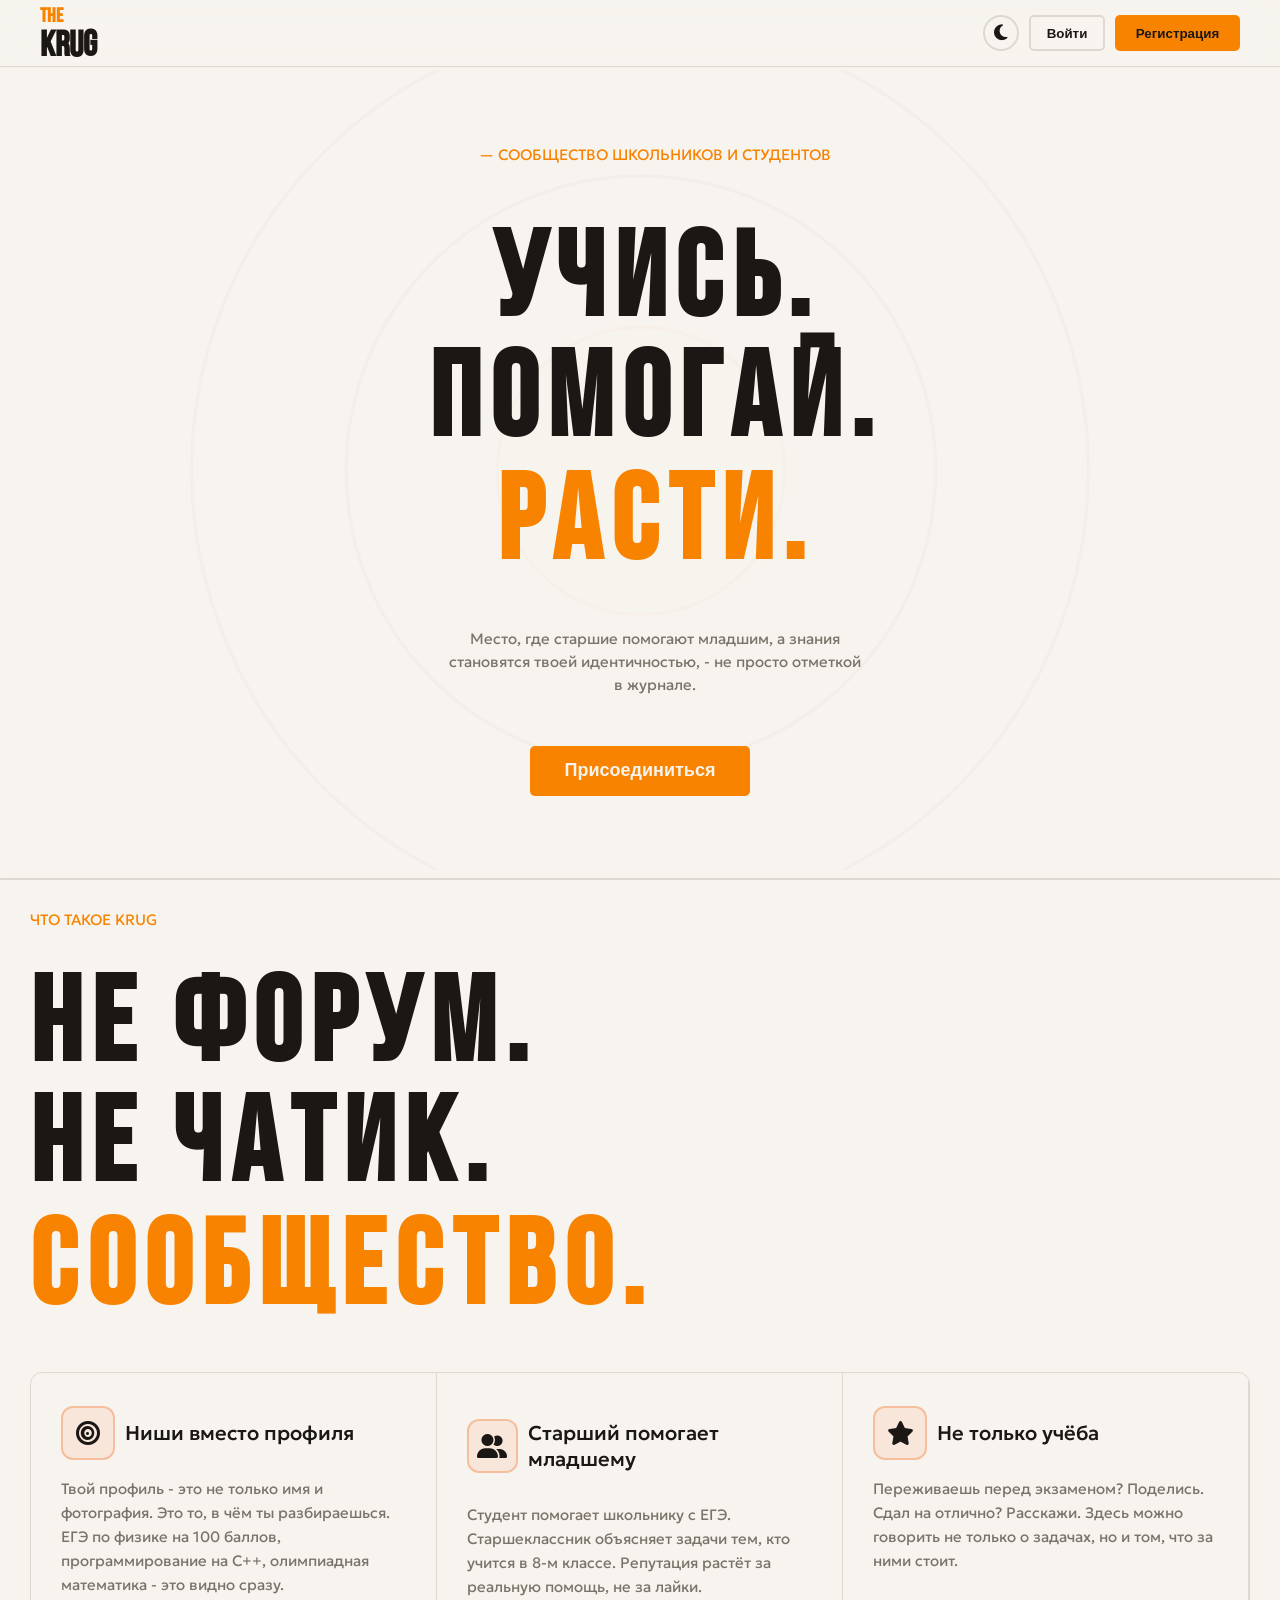
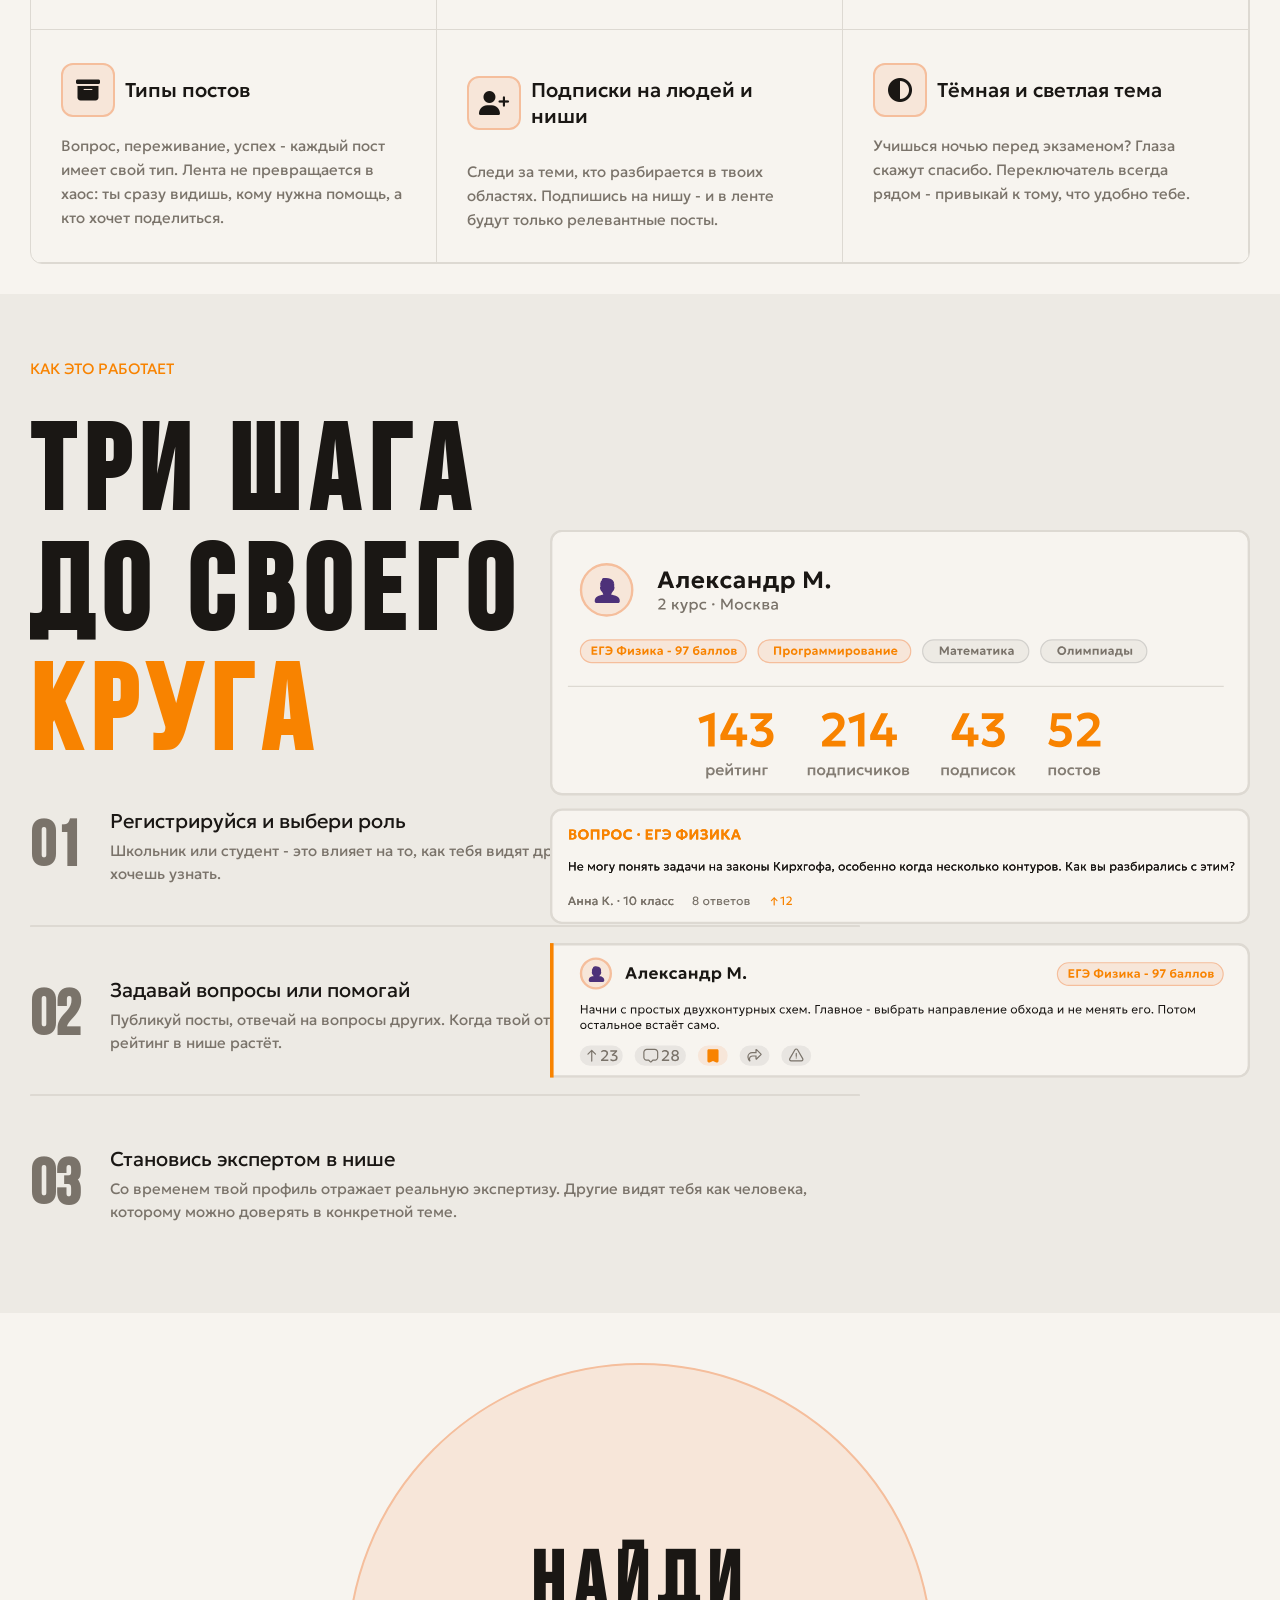
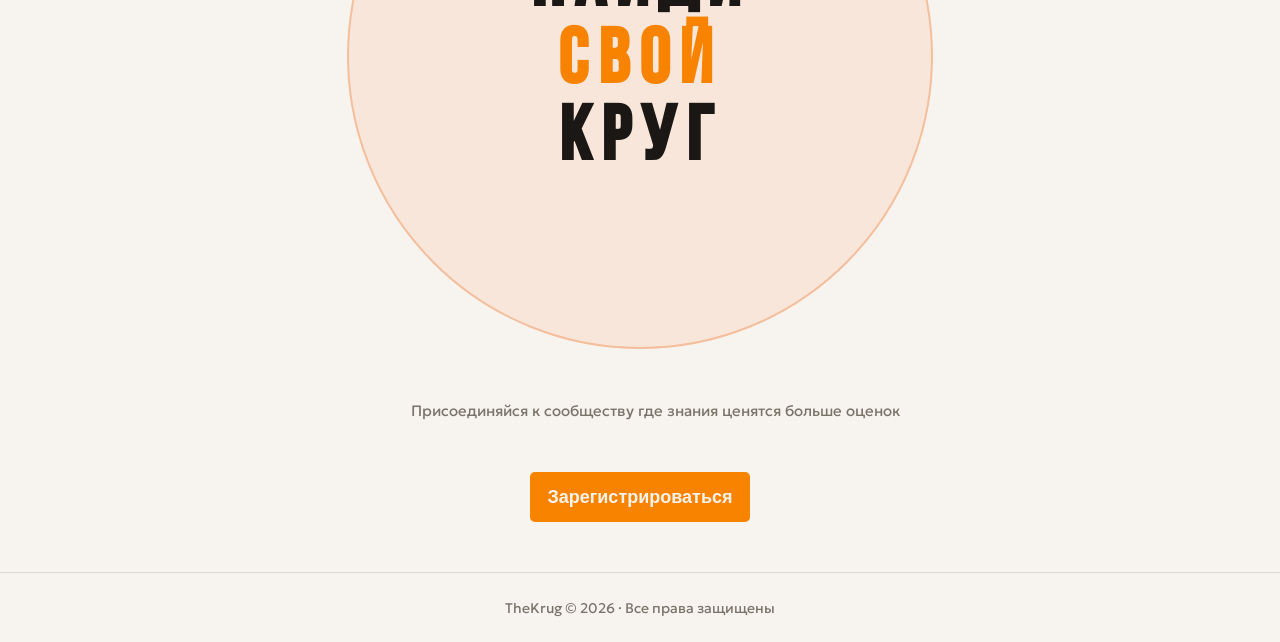
<file: landing/index.html>
<!DOCTYPE html>
<html lang="ru">
<head>
    <meta charset="UTF-8">
    <meta name="viewport" content="width=device-width, initial-scale=1.0">
    <title>TheKrug</title>
    <link rel="stylesheet" href="../landing/css/styles.css">
    <link
rel="stylesheet"
href="https://cdnjs.cloudflare.com/ajax/libs/font-awesome/6.5.1/css/all.min.css"
/>
</head>
<body>
    <!-- Хидер -->
<header>
    <div class="logo-wrap">
         <a href="/" class="logo2">THE</a>
         <a href="/" class="logo">KRUG</a>
    </div>
    <div class="btn-wrap">
         <button type="button" class="theme-btn">
            <span class="sun"><i class="fa-regular fa-sun"></i></span>
            <span class="moon"><i class="fa-solid fa-moon"></i></span>
         </button>
         <button type="button" class="btn-1"> Войти </button>
         <button type="button" class="btn-2"> Регистрация </button>
    </div>
</header>

    <!-- Основной контент -->
<main>
    <!-- Самый верх -->
   <div class="hero">
    <div class="hero-text">
        <p class="community"> — СООБЩЕСТВО ШКОЛЬНИКОВ И СТУДЕНТОВ </p>

        <h1> УЧИСЬ. <br>ПОМОГАЙ. <br></h1>
        <h1 class="rasti"> РАСТИ. </h1>

        <p class="mesto">
            Место, где старшие помогают младшим, а знания<br>
            становятся твоей идентичностью, - не просто отметкой<br>
            в журнале.
        </p>
         <button type="button" class="btn-3">Присоединиться</button>
    </div>

<img src="./assets/images/target-light.svg" alt="" class="hero-img hero-img-right" data-light>

<img src="./assets/images/target-dark.svg" alt="" class="hero-img hero-img-right" data-dark>
   </div>
   <hr class="divider">
   
   <!-- Что такое KRUG -->
   <p class="chtotakoe"> ЧТО ТАКОЕ KRUG </p>
   <h1> НЕ ФОРУМ. <br>НЕ ЧАТИК. <br> </h1>
   <h1 class="soob">СООБЩЕСТВО.</h1>

   <div class="tablica">

      <div class="card">

         <div class="card-top">
         <div class="icon">
         <i class="fa-solid fa-bullseye"></i>
         </div>

         <h2> Ниши вместо профиля </h2>
         </div>

         <p> Твой профиль - это не только имя и фотография. Это то, в чём ты
разбираешься. ЕГЭ по физике на 100 баллов, программирование на 
C++, олимпиадная математика - это видно сразу. </p>
      </div>
      

   <div class="card">
         <div class="card-top">
            <div class="icon">
               <i class="fa-solid fa-user-friends"></i>
            </div>
            <h2>Старший помогает младшему</h2>
         </div>

         <p> Студент помогает школьнику с ЕГЭ. Старшеклассник объясняет задачи тем, кто учится в 8-м классе. Репутация растёт за реальную помощь, 
не за лайки. </p>
      </div>

      <div class="card">
         <div class="card-top">
            <div class="icon">
               <i class="fa-solid fa-star"></i>
            </div>
         <h2> Не только учёба </h2>
         </div>

         <p>Переживаешь перед экзаменом? Поделись. Сдал на отлично? Расскажи.
Здесь можно говорить не только о задачах, но и том, 
что за ними стоит.</p>
      </div>
      
      <div class="card">
         <div class="card-top">
            <div class="icon">
               <i class="fa-solid fa-box-archive"></i>
            </div>
         <h2> Типы постов </h2>
         </div>

         <p> Вопрос, переживание, успех - каждый пост имеет свой тип. Лента не превращается в хаос: ты сразу видишь, кому нужна помощь, а кто хочет поделиться.</p>
      </div>

      <div class="card">
         <div class="card-top">
            <div class="icon">
               <i class="fa-solid fa-user-plus"></i>
            </div>
         <h2> Подписки на людей и ниши </h2>
         </div>

         <p> Следи за теми, кто разбирается в твоих областях. Подпишись на нишу - и в ленте будут только релевантные посты. </p>
      </div>

      <div class="card">
         <div class="card-top">
            <div class="icon">
               <i class="fa-solid fa-circle-half-stroke"></i>
            </div>
         <h2> Тёмная и светлая тема </h2>
         </div>

         <p> Учишься ночью перед экзаменом? Глаза скажут спасибо. Переключатель всегда рядом - привыкай к тому, что удобно тебе.</p>
      </div>

   </div>

   <!-- Как это работает -->
    <section class="dark-block">
    <p class="kakrabotaet"> КАК ЭТО РАБОТАЕТ </p>
    <h1 class="trishaga"> ТРИ ШАГА <br>ДО СВОЕГО <br>
    <span class="kruga">КРУГА</span>
    </h1>
    <div class="step">
      <div class="num"> 01 </div>
      <div class="text">
         <h3> Регистрируйся и выбери роль </h3>
         <p> Школьник или студент - это влияет на то, как тебя видят другие. Укажи свои ниши: что знаешь, что<br>
хочешь узнать. </p>
      </div>
    </div>
    <hr class="divider2">
    <div class="step">
      <div class="num"> 02 </div>
      <div class="text">
         <h3> Задавай вопросы или помогай </h3>
         <p> Публикуй посты, отвечай на вопросы других. Когда твой ответ помогает, автор отмечает его, и твой<br> рейтинг в нише растёт.</p>
      </div>
    </div>
    <hr class="divider2">
    <div class="step">
      <div class="num"> 03 </div>
      <div class="text">
         <h3> Становись экспертом в нише </h3>
         <p> Со временем твой профиль отражает реальную экспертизу. Другие видят тебя как человека,<br> которому можно доверять в конкретной теме.</p>
       </div>
    </div>
    <img src="./assets/images/alexander-light.svg" alt="" class="alexander" data-light>
    <img src="./assets/images/alexander-dark.svg" alt="" class="alexander" data-dark> 
    </section>

    <!-- Низ-->
   <div class="img-box">
      <img src="./assets/images/ellipse-light.svg" alt="" class="img" data-light>
      <img src="./assets/images/ellipse-dark.svg" alt=""" class="img" data-dark>
      <div class="img-text"> 
         <div>НАЙДИ</div>
         <div class="svoy">СВОЙ</div>
         <div>КРУГ</div>
      </div>
   </div>
      <p class="prisoed">Присоединяйся к сообществу где знания ценятся больше оценок</p>
      <button type="button" class="btn-4">Зарегистрироваться</button>
</main>

      <!-- Футер -->
   <footer>
   
      <p class="footer-text">
         TheKrug © 2026 · Все права защищены 
      </p>     
   </footer>
   <script src="../landing/js/script.js"></script>
</body>
</html>
</file>
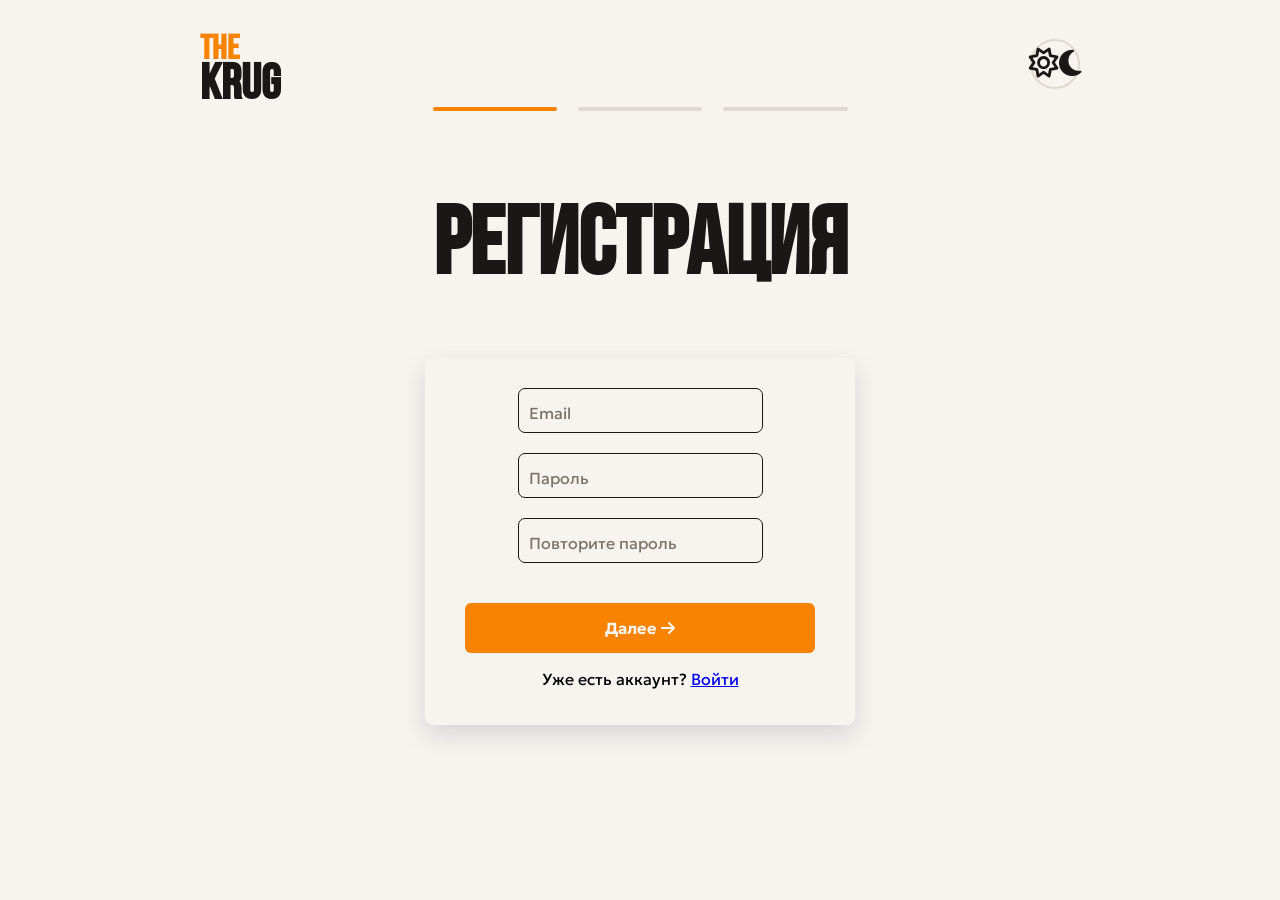
<file: landing/pages/register.html>
<!doctype html>
<html lang="ru">
  <head>
    <meta charset="UTF-8" />
    <meta name="viewport" content="width=device-width, initial-scale=1.0" />
    <title>TheKrug</title>
    <link rel="stylesheet" href="../css/stylesreg.css" />
    <link
      rel="stylesheet"
      href="https://cdnjs.cloudflare.com/ajax/libs/font-awesome/6.5.1/css/all.min.css"
    />
  </head>

  <body>
    <main>
      <div class="layout">
        <div class="left">
          <div class="top-bar">
            <div class="logo-wrap">
              <a href="/" class="logo2">THE</a>
              <a href="/" class="logo">KRUG</a>
            </div>

            <div class="btn-wrap">
              <button type="button" class="theme-btn">
                <span class="sun"><i class="fa-regular fa-sun"></i></span>
                <span class="moon"><i class="fa-solid fa-moon"></i></span>
              </button>
            </div>
          </div>

          <div class="center-block">
            <div class="title-block">
              <div class="steps">
                <div class="step-bar active"></div>
                <div class="step-bar"></div>
                <div class="step-bar"></div>
              </div>

              <h1 class="register">РЕГИСТРАЦИЯ</h1>
            </div>

          <div class="odindvatri">
            <div class="step step-1 active">
            <div class="signupFrm">
              <form action="" class="form">
                <div class="inputContainer">
                  <input type="text" class="input" placeholder="a" />
                  <label for="" class="label">Email</label>
                </div>

                <div class="inputContainer">
                  <input type="text" class="input" placeholder="a" />
                  <label for="" class="label">Пароль</label>
                </div>

                <div class="inputContainer">
                  <input type="text" class="input" placeholder="a" />
                  <label for="" class="label">Повторите пароль</label>
                </div>

                <button type="submit" class="submitBtn">
                  Далее
                  <i class="fa-solid fa-arrow-right"></i>
                </button>
                <p class="uzheest">Уже есть аккаунт? <a href="voiti">Войти</a></p>
          </div>
              </form>
            </div>
            </div>
          </div>
        </div>

          <!-- Шаг 2 -->
          <div class="step step-2">
            <label class="reg-rext">Имя и фамилия</label>
            <input type="text" name="" placeholder="Иван Иванов" />

            <label class="reg-rext">Дата рождения</label>

            <div class="input-wrap">
              <input type="text" placeholder="дд.мм.гггг" />
              <i class="fa-solid fa-calendar-days icon"></i>
            </div>

            <label class="reg-rext">Город</label>
            <input type="text" name="" placeholder="Ваш город" />

            <!-- Роль начало -->
            <div class="role-group">
              <label class="role-option">
                <input type="radio" name="role" value="school" checked />
                <span class="circle"></span>
                Школьник
              </label>

              <label class="role-option">
                <input type="radio" name="role" value="student" />
                <span class="circle"></span>
                Студент
              </label>

              <label class="role-option">
                <input type="radio" name="role" value="other" />
                <span class="circle"></span>
                Другое
              </label>
            </div>

            <input
              type="text"
              class="other-role-input hidden"
              placeholder="Введите вашу роль"
            />

            <button type="button" class="btn-dalee">
              Далее <i class="fa-solid fa-arrow-right"></i>
            </button>

            <p class="uzheest">Уже есть аккаунт? <a href="voiti">Войти</a></p>
            <!-- Роль конец -->
          </div>

          <!-- Шаг 3 -->
          <div class="step step-3">
            <label class="reg-rext">
              Выберите нишу, в которой вы разбираетесь
            </label>

            <input type="text" name="" placeholder="Ваша ниша" />

            <span class="calendar">
              <i class="fa-solid fa-chevron-down"></i>
            </span>

            <input type="text" name="" placeholder="Ниша для изучения" />

            <label class="reg-rext">
              Выберите нишу, которую вы хотите изучать
            </label>

            <span class="calendar">
              <i class="fa-solid fa-chevron-down"></i>
            </span>

            <p class="uslpolit">
              Регистрируясь, я принимаю
              <a href="usloviaispolzovania">[Условия использования]</a>
              и
              <a href="politikakondendecialnosti"
                >[Политику конфиденциальности]</a
              >
            </p>

            <button type="button" class="btn-end">
              Завершить <i class="fa-solid fa-arrow-right"></i>
            </button>

            <p class="uzheest">Уже есть аккаунт? <a href="voiti">Войти</a></p>
          </div>
        </div>
      </div>
    </main>

    <script src="../js/scriptreg.js"></script>
  </body>
</html>
</file>
<file: landing/css/styles.css>
/* Светлая тема */
:root {
  --bg: #f7f4ef;
  --head: #1a1714;
  --text: #7a736a;
  --block: #edeae4;
  --accent: #f88300;
  --main: #f7e6d9;
  --border: #f5be9c;
  --separator: #ddd9d2;
  --btn: #1a1714;
}

/* Темная тема */
.dark-theme {
  --bg: #0f0f0f;
  --head: #f7f4ef;
  --text: #a39f9a;
  --block: #3f3e3c;
  --accent: #f88300;
  --main: #3c2d25;
  --border: #d98a5f;
  --separator: #ddd9d2;
  --btn: #f7f4ef;
}

@font-face {
  font-family: "Bebas";
  src: url(../assets/fonts/bebasneuecyrillic.ttf) format("truetype");
}

@font-face {
  font-family: "Geologica";
  src: url(../assets/fonts/Geologica-VariableFont.ttf) format("truetype");
}

html,
body {
  margin: 0;
  padding: 0;
  overflow-x: hidden;
  scrollbar-width: none;
}

body::-webkit-scrollbar {
  display: none; /* Chrome */
}

body {
  background-color: var(--bg);
  color: var(--head);
  padding-top: 70px;
}

p {
  font-family: "Geologica", sans-serif;
  font-weight: 400;
  font-size: 15px;
  margin-top: 50px;
  margin-bottom: 50px;
  margin-left: 30px;
  color: var(--text);
}

h1 {
  font-family: "Bebas", sans-serif;
  font-weight: 600;
  font-size: 120px;
  letter-spacing: 10px;
  line-height: 120px;
  margin-top: 3px;
  margin-bottom: 3px;
  color: var(--head);
  margin-left: 30px;
}

h2 {
  font-family: "Geologica", sans-serif;
  font-weight: 500;
  font-size: 20px;
  margin-left: 30px;
  color: var(--head);
}

/* Найди свой круг */
.img-text {
  font-family: "Bebas", sans-serif;
  font-weight: 600;
  font-size: 120px;
  letter-spacing: 10px;
  line-height: 120px;
  margin-top: 3px;
  margin-bottom: 3px;
  text-align: center;
}

/* Хидер */
header {
  position: fixed;
  top: 0;
  left: 0;
  width: 100%;
  z-index: 1000;
  display: flex;
  align-items: center;
  justify-content: space-between;
  padding: 5px 40px;
  box-sizing: border-box;
  background: rgba(247, 244, 239, 0.2);
  backdrop-filter: blur(25px);
  border-bottom: 1px solid var(--separator);
}

/* Логотип */
.logo-wrap {
  display: flex;
  flex-direction: column;
  line-height: 1;
}

.logo {
  font-family: "Bebas", sans-serif;
  font-weight: 600;
  font-size: 36px;
  letter-spacing: 0px;
  line-height: 1;
  margin: 0;
  text-decoration: none;
  color: var(--head);
  display: block;
}

.logo2 {
  font-family: "Bebas", sans-serif;
  font-weight: 600;
  font-size: 20px;
  letter-spacing: 0px;
  line-height: 1;
  margin: 0;
  text-decoration: none;
  color: var(--accent);
  display: block;
}

/* Кнопки войти/регистрация */
.btn-wrap {
  display: flex;
  align-items: center;
  gap: 0px;
}

.btn-1,
.btn-2 {
  float: none;
  margin-left: 0;
}

.btn-1:hover {
  background-color: var(--separator);
}

.btn-2:hover {
  background-color: var(--separator);
}

.btn-1 {
  display: flex;
  justify-content: center;
  align-items: center;
  float: right;
  margin-left: 10px;
  width: 76px;
  height: 36px;
  border: 2px solid var(--separator);
  border-radius: 5px;
  background-color: transparent;
  color: var(--text);
  font-weight: 600;
  padding: 0 14px;
  cursor: pointer;
  transition: 0.2s ease;
  color: var(--head);
}

.btn-2 {
  display: flex;
  justify-content: center;
  align-items: center;
  float: right;
  margin-left: 10px;
  width: 125px;
  height: 36px;
  border-radius: 5px;
  background-color: var(--accent);
  border: none;
  color: var(--bg);
  font-weight: 600;
  padding: 0 14px;
  cursor: pointer;
  transition: 0.2s ease;
  color: var(--btn);
}

.theme-btn {
  display: flex;
  justify-content: center;
  align-items: center;
  float: right;
  margin-left: 10px;
  width: 36px;
  height: 36px;
  border: 2px solid var(--separator);
  border-radius: 100px;
  background-color: transparent;
  color: var(--text);
  font-weight: 600;
  font-size: 18px;
  padding: 0 14px;
  cursor: pointer;
  transition: 0.2s ease;
  color: var(--head);
}

/* Сообщество школьников и студентов */
.community {
  color: var(--accent);
  margin-top: 20px;
  margin-bottom: 50px;
  margin-left: 30px;
}

/* Расти. */
.rasti {
  color: var(--accent);
  margin-bottom: 50px;
}

/* Кнопка присоединиться */
.btn-3 {
  display: block;
  margin: 20px auto;
  width: 220px;
  height: 50px;
  border-radius: 5px;
  background-color: var(--accent);
  border: none;
  color: var(--bg);
  font-weight: 600;
  font-size: 18px;
  cursor: pointer;
}

.btn-3:hover {
  background-color: var(--separator);
}

.divider {
  border: none;
  background-color: var(--separator);
  border-top: 2px solid var(--separator);
  border-radius: 5px;
  width: 100%;
}

.mesto {
  margin-top: 20px;
  color: var(--text);
  line-height: 23px;
  margin-top: 50px;
  margin-bottom: 50px;
}

.hero {
  position: relative;
  overflow: hidden;
  display: flex;
  align-items: center;
  justify-content: center;
  min-height: 800px;
}

.hero-text {
  position: relative;
  z-index: 2;
  text-align: center;
  max-width: 900px;
  padding: 0 20px;
}

.hero-img {
  position: absolute;
  top: 50%;
  left: 50%;
  width: 900px;
  height: auto;
  transform: translate(-50%, -50%);
  opacity: 0.06;
  z-index: 0;
  pointer-events: none;
}

.hero-img-right {
  right: -10%;
}

.hero-img-left {
  left: -10%;
}

.hero-img {
  display: none;
}

.hero-img[data-light] {
  display: block;
}

.dark-theme .hero-img[data-light] {
  display: none;
}

.dark-theme .hero-img[data-dark] {
  display: block;
}

.block {
  width: 519px;
  margin-top: 40px;
  margin-bottom: 40px;
}

.chtotakoe {
  color: var(--accent);
  margin-top: 30px;
  margin-bottom: 30px;
}

.soob {
  color: var(--accent);
  margin-bottom: 50px;
}

/* Таблица */
.tablica {
  display: grid;
  grid-template-columns: repeat(3, 1fr);
  margin-left: 30px;
  margin-right: 30px;
  border: 1px solid var(--separator);
  border-radius: 12px;
  overflow: hidden;
  color: var(--head);
}

.card {
  padding: 30px;
  border-right: 1px solid var(--separator);
  border-bottom: 1px solid var(--separator);
}

.card p {
  margin-top: 15px;
  margin-bottom: 0;
  line-height: 24px;
  color: var(--text);
}

.card-top {
  display: flex;
  align-items: center;
  gap: 10px;
}

.card h2,
.card p {
  margin-left: 0;
}

.icon {
  width: 50px;
  height: 50px;
  background-color: var(--main);
  border: 2px solid var(--border);
  border-radius: 12px;
  display: flex;
  justify-content: center;
  align-items: center;
}

.icon i {
  color: var(--head);
  font-size: 24px;
}

.dark-block {
  position: relative;
  background-color: var(--block);
  padding: 50px 30px;
  margin-top: 30px;
  margin-bottom: 50px;
}

.kakrabotaet {
  color: var(--accent);
  margin-bottom: 30px;
  margin-top: 15px;
  margin-left: auto;
}

.stanovis {
  margin-top: 30px;
  margin-bottom: 15px;
}

.trishaga {
  color: var(--head);
  margin-top: 15px;
  margin-bottom: 15px;
  margin-left: auto;
}

.kruga {
  color: var(--accent);
}

.step {
  display: flex;
  gap: 20px;
  margin-bottom: 40px;
  align-items: flex-start;
  font-family: "Bebas", sans-serif;
}

.num {
  font-size: 64px;
  font-weight: 600;
  color: var(--text);
  width: 60px;
  margin-top: 25px;
}

.text h3 {
  margin: 0;
  font-weight: 400;
  font-size: 20px;
  font-family: "Geologica", sans-serif;
  margin-top: 25px;
}

.text p {
  margin: 6px 0 0;
  color: var(--text);
  line-height: 1.5;
}

.divider2 {
  border: none;
  background-color: var(--separator);
  border-top: 2px solid var(--separator);
  border-radius: 5px;
  width: 830px;
  margin: 10px 0;
  margin-bottom: 25px;
  margin-top: 25px;
}

.alexander {
  position: absolute;
  right: 30px;
  top: 50%;
  transform: translateY(-50%);
  width: 700px;
}

.img-box {
  position: relative;
  display: flex;
  justify-content: center;
  align-items: center;
}

.img-text {
  position: absolute;
  inset: 0;

  display: flex;
  flex-direction: column;
  justify-content: center;
  align-items: center;

  text-align: center;
  font-size: clamp(36px, 6vw, 128px);
  line-height: 1;
}

.svoy {
  color: var(--accent);
}

.btn-4 {
  display: block;
  margin: 20px auto;
  width: 220px;
  height: 50px;
  border-radius: 5px;
  background-color: var(--accent);
  border: none;
  color: var(--bg);
  font-weight: 600;
  font-size: 18px;
  margin-bottom: 50px;
  cursor: pointer;
}

.btn-4:hover {
  background-color: var(--separator);
}

.prisoed {
  color: var(--text);
  line-height: 23px;
  margin-top: 20px;
  margin-bottom: 50px;
  text-align: center;
  margin-top: 50px;
  margin-bottom: 50px;
}

/* Футер */
footer {
  display: flex;
  justify-content: space-between;
  align-items: center;
  width: 100%;
  height: 70px;
  padding: 0 40px;
  box-sizing: border-box;
  border-top: 1px solid var(--separator);
  background-color: var(--bg);
}

/* Лого */
.logo-wrap2 {
  display: flex;
  flex-direction: column;
  line-height: 1;
}

.logo3 {
  font-family: "Bebas", sans-serif;
  font-weight: 600;
  font-size: 36px;
  margin: 0;
  text-decoration: none;
  color: var(--head);
  line-height: 1;
}

.logo4 {
  font-family: "Bebas", sans-serif;
  font-weight: 600;
  font-size: 20px;
  margin: 0;
  text-decoration: none;
  color: var(--accent);
  line-height: 1;
}

/* Текст */
.footer-text {
  margin: 0;
  font-family: "Geologica", sans-serif;
  font-size: 14px;
  color: var(--text);
}

.footer-text {
  text-align: center;
  width: 100%;
}

/* Тёмная тема */
[data-dark] {
  display: none;
}

.dark-theme [data-light] {
  display: none;
}

.dark-theme [data-dark] {
  display: block;
}

.sun {
  display: none;
}

.moon {
  display: block;
}

.dark-theme .sun {
  display: block;
}

.dark-theme .moon {
  display: none;
}

/* Планшеты */
@media (max-width: 1024px) {
  h1,
  .img-text {
    font-size: 80px;
    line-height: 80px;
    letter-spacing: 4px;
  }

  .hero {
    height: 650px;
  }

  .hero-img {
    width: 40%;
  }

  .alexander {
    width: 450px;
  }

  .divider2 {
    width: 100%;
  }

  .tablica {
    grid-template-columns: repeat(2, 1fr);
  }
}

/* Телефоны */
@media (max-width: 768px) {
  body {
    padding-top: 76px;
  }

  p,
  h1,
  h2,
  .community,
  .mesto,
  .block,
  .prisoed {
    margin-left: 0;
  }

  h1 {
    font-size: 72px;
    line-height: 52px;
    letter-spacing: 2px;
    text-align: center;
    padding: 0 20px;
    box-sizing: border-box;
  }

  h2 {
    font-size: 18px;
  }

  p {
    font-size: 14px;
    line-height: 22px;
    padding: 0 20px;
    box-sizing: border-box;
  }

  header {
    padding: 10px 20px;
    gap: 10px;
  }

  .btn-wrap {
    gap: 8px;
  }

  .btn-1 {
    width: 70px;
    height: 34px;
    font-size: 13px;
  }

  .btn-2 {
    width: 110px;
    height: 34px;
    font-size: 13px;
  }

  .theme-btn {
    width: 34px;
    height: 34px;
    padding: 0;
  }

  .hero {
    min-height: auto;
    padding: 35px 0 60px;
  }

  .hero-img {
    width: 600px;
    opacity: 0.04;
  }

  .hero-text h1 {
    font-size: 52px;
    line-height: 52px;
  }

  .tablica {
    grid-template-columns: 1fr;
    margin-left: 20px;
    margin-right: 20px;
  }

  .card {
    border-right: none;
  }

  .block {
    width: auto;
    padding: 0 20px;
    box-sizing: border-box;
  }

  .dark-block {
    padding: 40px 20px;
  }

  .step {
    gap: 14px;
    margin-bottom: 30px;
  }

  .num {
    font-size: 42px;
    width: 40px;
    margin-top: 12px;
  }

  .text h3 {
    font-size: 18px;
    margin-top: 10px;
  }

  .divider2 {
    width: 100%;
  }

  .alexander {
    position: static;
    transform: none;
    width: 100%;
    margin-top: 30px;
  }

  .img-box {
    position: relative;
    width: 320px;
    max-width: 100%;
    margin: 0 auto;
  }

  .img {
    width: 320px;
    max-width: 100%;
  }

  .img-text {
    position: absolute;
    inset: 0;
    display: flex;
    justify-content: center;
    align-items: center;
    font-size: 80px !important;
    line-height: 75px !important;
    letter-spacing: 2px !important;
    transform: translateY(10px);
  }

  .btn-3 {
    width: calc(100% - 40px);
    max-width: 200px;
  }

  .btn-4 {
    width: calc(100% - 40px);
    max-width: 230px;
  }

  footer {
    flex-direction: column;
    justify-content: center;
    gap: 10px;
    height: auto;
    padding: 20px;
    text-align: center;
  }

  .footer-text {
    text-align: center;
    width: 100%;
  }
}

/* Очень маленькие экраны */
@media (max-width: 480px) {
  h1 {
    font-size: 42px;
    line-height: 42px;
  }

  .img-text {
    font-size: 36px;
    line-height: 36px;
  }

  .logo {
    font-size: 28px;
  }

  .logo2 {
    font-size: 16px;
  }

  .card {
    padding: 20px;
  }

  .icon {
    width: 44px;
    height: 44px;
  }

  .icon i {
    font-size: 20px;
  }
}
</file>
<file: landing/css/stylesreg.css>
/* Светлая тема */
:root {
  --bg: #f7f4ef;
  --head: #1a1714;
  --text: #7a736a;
  --block: #edeae4;
  --accent: #f88300;
  --main: #f7e6d9;
  --border: #f5be9c;
  --separator: #ddd9d2;
  --btn: #1a1714;
}

/* Темная тема */
.dark-theme {
  --bg: #0f0f0f;
  --head: #f7f4ef;
  --text: #a39f9a;
  --block: #3f3e3c;
  --accent: #f88300;
  --main: #3c2d25;
  --border: #d98a5f;
  --separator: #ddd9d2;
  --btn: #f7f4ef;
}

@font-face {
  font-family: "Bebas";
  src: url(../assets/fonts/bebasneuecyrillic.ttf) format("truetype");
}

@font-face {
  font-family: "Geologica";
  src: url(../assets/fonts/Geologica-VariableFont.ttf) format("truetype");
}

html,
body {
  height: 100%;
  margin: 0;
  background-color: var(--bg);
}

h1 {
  font-family: "Bebas", sans-serif;
  font-weight: 600;
  font-size: 96px;
  color: var(--head);
}

.uzheest {
  font-family: "Geologica", sans-serif;
}

.label {
  font-family: "Geologica", sans-serif;
}

.reg-rext {
  font-family: "Geologica", sans-serif;
  font-weight: 400;
  font-size: 16px;
  color: var(--head);
}

.reg-input {
  font-family: "Geologica", sans-serif;
  font-weight: 400;
  font-size: 16px;
  color: var(--text);
}

/* Логотип */
.logo-wrap {
  display: flex;
  flex-direction: column;
  line-height: 1;
  margin-left: 200px;
  margin-top: 30px;
}

.logo {
  font-family: "Bebas", sans-serif;
  font-weight: 600;
  font-size: 50px;
  letter-spacing: 0px;
  line-height: 1;
  text-decoration: none;
  color: var(--head);
  display: inline-block;
  width: fit-content;
}

.logo2 {
  font-family: "Bebas", sans-serif;
  font-weight: 600;
  font-size: 34px;
  letter-spacing: 0px;
  line-height: 1;
  text-decoration: none;
  color: var(--accent);
  display: inline-block;
  width: fit-content;
  margin-bottom: -7px;
}

.theme-btn {
  display: flex;
  justify-content: center;
  align-items: center;
  width: 50px;
  height: 50px;
  border: 2px solid var(--separator);
  border-radius: 100px;
  background-color: transparent;
  font-weight: 600;
  font-size: 30px;
  padding: 0 14px;
  cursor: pointer;
  transition: 0.2s ease;
  color: var(--head);
  margin-top: 20px;
  margin-right: 200px;
}

.layout {
  display: flex;
  width: 100vw;
  height: 100vh;
  justify-content: center;
}

.steps {
  display: flex;
  justify-content: space-between;
  width: 100%;
  max-width: 420px;
  margin-bottom: 12px;
}

.step-bar {
  height: 4px;
  width: 30%;
  background: var(--separator);
  border-radius: 10px;
  margin: 0;
}

.step-bar.active {
  background: linear-gradient(to right, var(--accent) 0%, var(--accent) 100%);
}

.title-block {
  display: flex;
  font-family: "Bebas", sans-serif;
  font-weight: 600;
  font-size: 96px;
  color: var(--head);
  text-align: center;
  margin: 0;
  flex-direction: column;
}

.center-block {
  display: flex;
  flex-direction: column;
  align-items: center;
  justify-content: center;
}

/* Инпут строчки */
.signupFrm {
  display: flex;
  justify-content: center;
  align-items: center;
}

.form {
  background-color: var(--bg);
  width: 350px;
  border-radius: 8px;
  padding: 20px 40px;
  box-shadow: 0 10px 25px rgba(92, 99, 105, 0.2);
  flex-direction: column;
  display: flex;
  align-items: center;
}

.title {
  font-size: 50px;
  margin-bottom: 50px;
}

.inputContainer {
  position: relative;
  height: 45px;
  width: 100%;
  margin: 10px auto;
}

.input {
  width: 70%;
  margin: 0 auto;
  display: block;
  height: 100%;
  border: 1px solid var(--head);
  border-radius: 7px;
  font-size: 16px;
  padding: 0 40px 0 20px;
  outline: none;
  background: transparent;
  box-sizing: border-box;
}

::placeholder {
  color: transparent;
}

.label {
  font-family: "Geologica", sans-serif;
  font-weight: 400;
  position: absolute;
  top: 15px;
  left: 17%;
  padding: 0 4px;
  background-color: var(--bg);
  color: var(--text);
  font-size: 16px;
  transition: 0.5s;
  z-index: 0;
}

.submitBtn {
  font-family: "Geologica", sans-serif;
  font-weight: 700;
  display: block;
  padding: 15px 30px;
  border: none;
  background-color: var(--accent);
  color: var(--bg);
  border-radius: 6px;
  cursor: pointer;
  font-size: 16px;
  margin-top: 30px;
  align-self: flex-end;
  width: 350px;
}

.submitBtn:hover {
  background-color: var(--head);
  transform: translateY(-2px);
}

.input:focus + .label {
  top: -7px;
  z-index: 10;
  font-size: 14px;
  font-weight: 600;
  color: var(--accent);
}

.input:focus {
  border: 2px solid var(--accent);
}

.input:not(:placeholder-shown) + .label {
  top: -7px;
  left: 3px;
  z-index: 10;
  font-size: 14px;
  font-weight: 600;
}

.step {
  display: none;
}

.step.active {
  display: block;
}

.top-bar {
  display: flex;
  justify-content: space-between;
  align-items: center;
  width: 100%;
}

.left {
  width: 100%;
}
</file>
